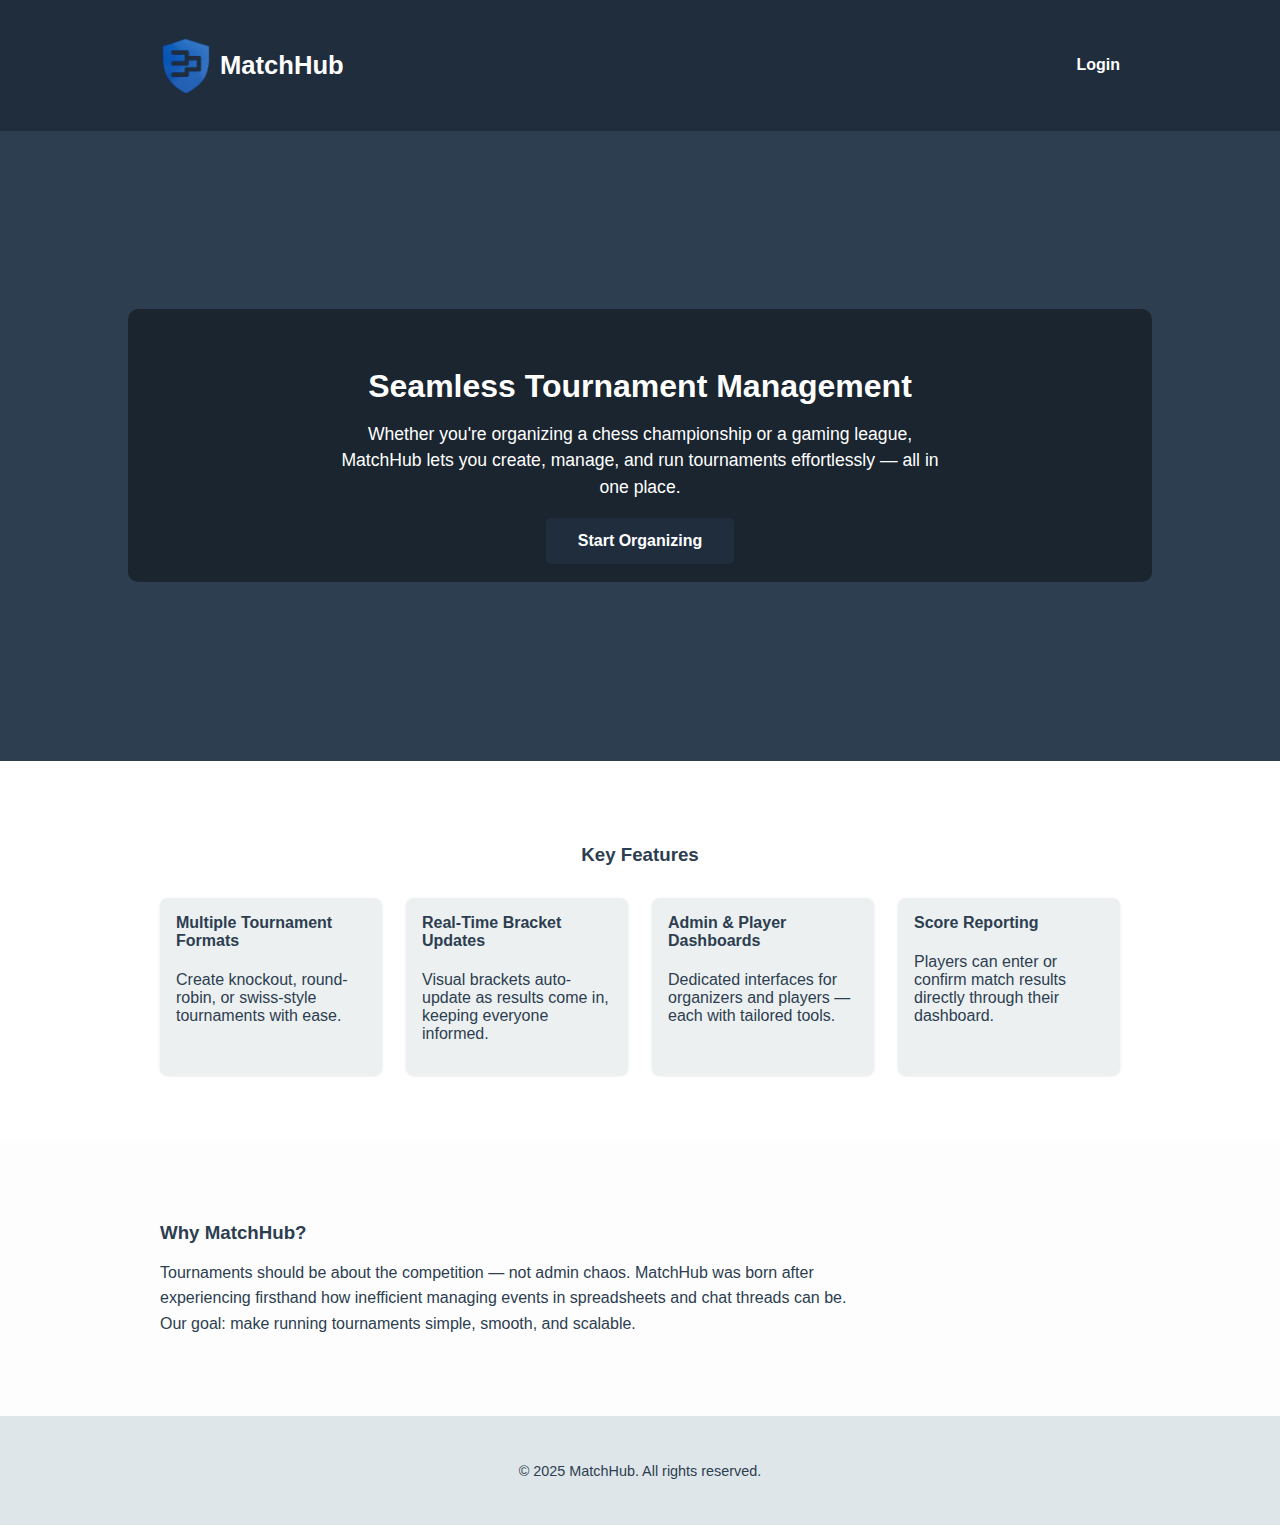
<file: public/index.html>
<!DOCTYPE html>
<html lang="en">
  <head>
    <meta charset="UTF-8" />
    <meta name="viewport" content="width=device-width, initial-scale=1.0" />
    <title>MatchHub</title>
    <link rel="stylesheet" href="./index.css" />
  </head>
  <body>
    <header>
      <div class="container header-flex">
        <div class="branding">
          <img src="./logo.png" alt="MatchHub Logo" class="logo" />
          <h1>MatchHub</h1>
        </div>
        <nav>
          <a href="../src/views/login.html">Login</a>
          <!-- <a href="../src/views/login.html#register">Sign Up</a> -->
        </nav>
      </div>
    </header>

    <main>
      <section class="hero">
        <div id="hero-video"></div>
        <div class="container hero-content">
          <h2>Seamless Tournament Management</h2>
          <p class="hero-subtext">
            Whether you're organizing a chess championship or a gaming league,
            MatchHub lets you create, manage, and run tournaments effortlessly —
            all in one place.
          </p>
          <a class="cta-button" href="../src/views/login.html"
            >Start Organizing</a
          >
        </div>
      </section>

      <script src="./pexels.js"></script>

      <section class="features dark-section">
        <div class="container">
          <h3>Key Features</h3>
          <div class="feature-grid">
            <div class="feature-card">
              <h4>Multiple Tournament Formats</h4>
              <p>
                Create knockout, round-robin, or swiss-style tournaments with
                ease.
              </p>
            </div>
            <div class="feature-card">
              <h4>Real-Time Bracket Updates</h4>
              <p>
                Visual brackets auto-update as results come in, keeping everyone
                informed.
              </p>
            </div>
            <div class="feature-card">
              <h4>Admin & Player Dashboards</h4>
              <p>
                Dedicated interfaces for organizers and players — each with
                tailored tools.
              </p>
            </div>
            <div class="feature-card">
              <h4>Score Reporting</h4>
              <p>
                Players can enter or confirm match results directly through
                their dashboard.
              </p>
            </div>
          </div>
        </div>
      </section>

      <section class="about">
        <div class="container">
          <h3>Why MatchHub?</h3>
          <p>
            Tournaments should be about the competition — not admin chaos.
            MatchHub was born after experiencing firsthand how inefficient
            managing events in spreadsheets and chat threads can be. Our goal:
            make running tournaments simple, smooth, and scalable.
          </p>
        </div>
      </section>
    </main>

    <footer>
      <div class="container">
        <p>© 2025 MatchHub. All rights reserved.</p>
      </div>
    </footer>
  </body>
</html>
</file>
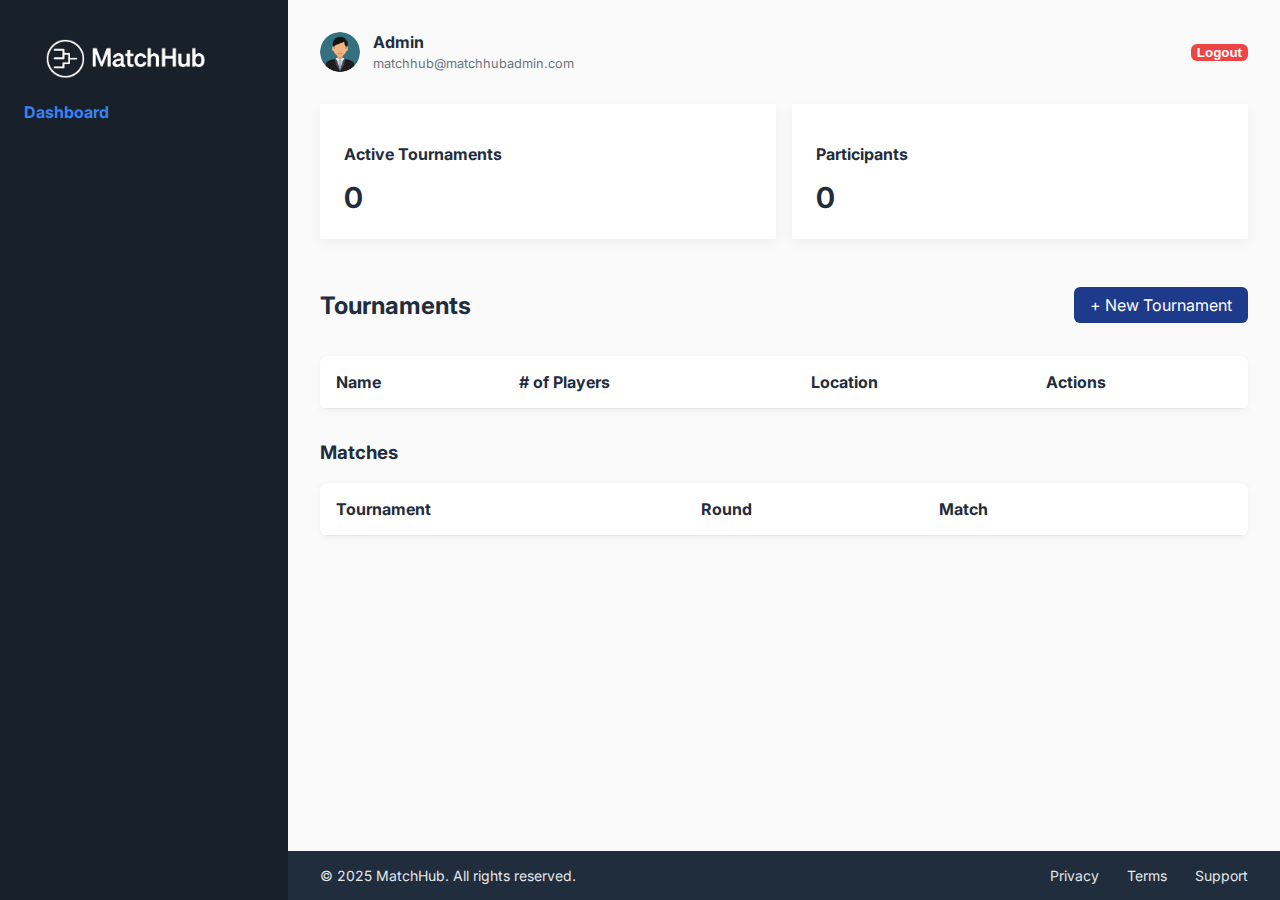
<file: admin/dashboard.html>
<!DOCTYPE html>
<html lang="en">

<head>
  <meta charset="UTF-8" />
  <meta name="viewport" content="width=device-width, initial-scale=1.0" />
  <title>Admin Dashboard - MatchHub</title>
  <link rel="stylesheet" href="admin-css/admin.css" />
  <link href="https://fonts.googleapis.com/css2?family=Inter:wght@400;600&display=swap" rel="stylesheet" />
  <script defer src="../data/data.js"></script>
  <script defer src="../src/js/tournament.js"></script>
  <script defer src="admin.js"></script>
</head>

<body>
  <div class="dashboard">
    <!-- Sidebar -->
    <aside class="sidebar">
      <img class="logo_xs" width="200" height="50" src="../src/views/images/logo_blackxs.png" alt="Logo" />
      <ul>
        <li class="active">Dashboard</li>
      </ul>
    </aside>

    <!-- Main content area -->
    <div class="main-area">
      <main class="main-content">
        <!-- Header -->
        <header>
          <div class="admin-profile">
            <img src="../src/views/images/user-icon.png" alt="Admin Avatar" />
            <div class="admin-info" id="loggedInUser">
              <strong>Admin</strong><br />
              <small>matchhub@matchhubadmin.com</small>
            </div>
          </div>
          <button id="logoutBtn" class="logout-btn" onclick="logout()">Logout</button>
        </header>

        <!-- Stats -->
        <section class="stats">
          <div class="card">
            <h3>Active Tournaments</h3>
            <p id="number-of-active-tournaments">0</p>
          </div>
          <!-- <div class="card"> // We can implement this logic after MVP
            <h3>Upcoming Matches</h3>
            <p>5</p>
          </div> -->
          <div class="card">
            <h3>Participants</h3>
            <p id="number-of-participants">0</p>
          </div>
        </section>

        <!-- Manage Tournaments -->
        <section class="tournaments">
          <div class="section-header">
            <h2>Tournaments</h2>
            <a id="new-tournament-button" href="forms.html" class="btn-primary">+ New Tournament</a>
          </div>
          <table>
            <thead>
              <tr>
                <th>Name</th>
                <th># of Players</th>
                <th>Location</th>
                <th>Actions</th>
              </tr>
            </thead>
            <tbody id="manage-tournaments-table-body">
            </tbody>
          </table>
        </section>

        <!-- Recent Matches -->
        <section class="recent-matches">
          <h3>Matches</h3>
          <table>
            <thead>
              <tr>
                <th>Tournament</th>
                <th>Round</th>
                <th>Match</th>
                <th></th>
              </tr>
            </thead>
            <tbody id="tournament-matches-table-body">
            </tbody>
          </table>
        </section>
      </main>

      <!-- Footer -->
      <footer class="admin-footer">
        <div class="footer-content">
          <span>© 2025 MatchHub. All rights reserved.</span>
          <div class="footer-links">
            <a href="#">Privacy</a>
            <a href="#">Terms</a>
            <a href="#">Support</a>
          </div>
        </div>
      </footer>
    </div>
  </div>
</body>
</file>
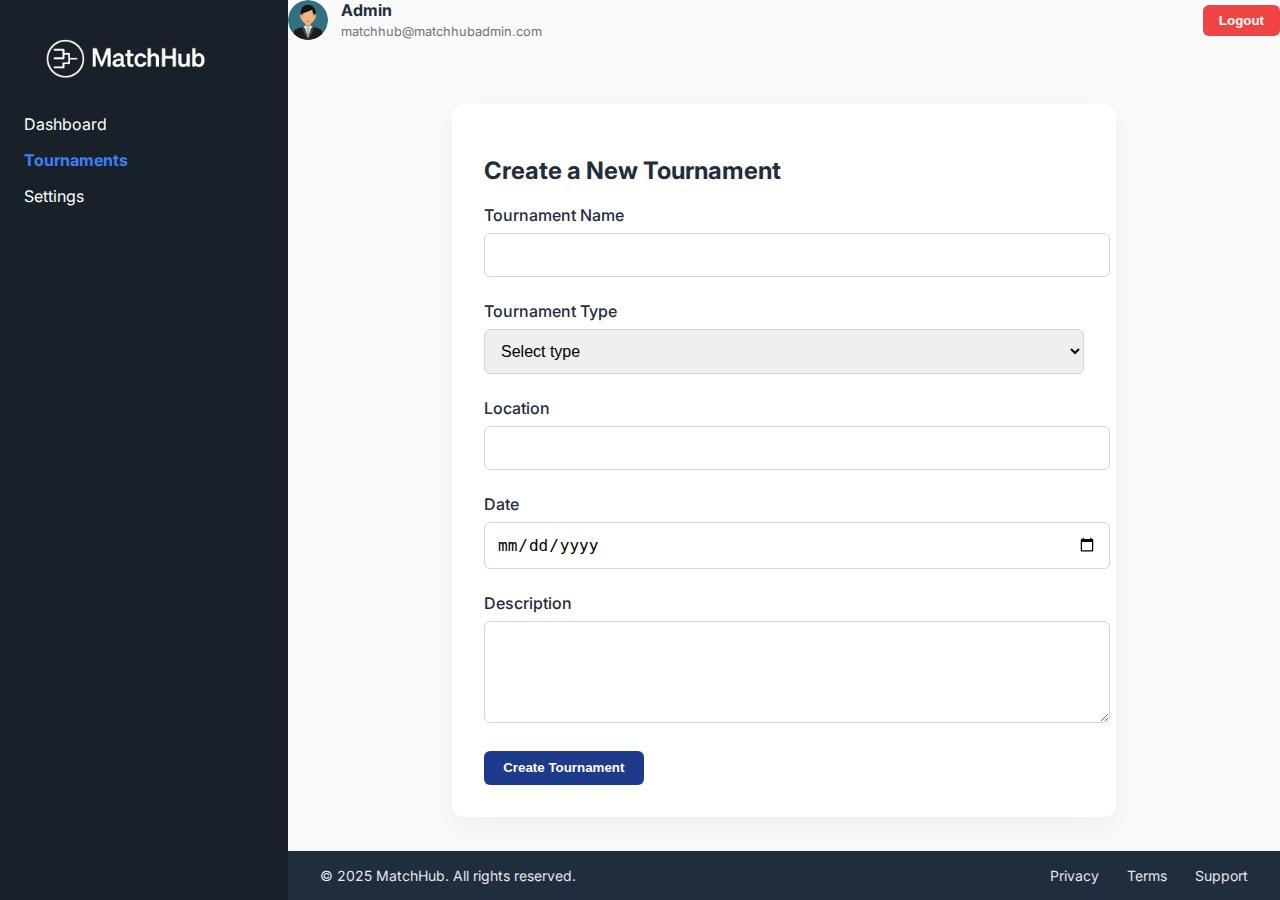
<file: admin/forms.html>
<!DOCTYPE html>
<html lang="en">
<head>
  <meta charset="UTF-8" />
  <meta name="viewport" content="width=device-width, initial-scale=1.0"/>
  <title>Create Tournament - MatchHub</title>
  <link rel="stylesheet" href="../admin/forms.css" />
  <link href="https://fonts.googleapis.com/css2?family=Inter:wght@400;600&display=swap" rel="stylesheet" />
</head>
<body>
  <div class="dashboard">
    <!-- Sidebar -->
    <aside class="sidebar">
      <img id="logoRedirect" class="logoxs" width="200" height="50" src="../src/views/images/logo_blackxs.png" alt="Logo" />
      <ul>
        <li class="nav-item" onclick="location.href='admin.html'">Dashboard</li>
        <li class="nav-item active" onclick="location.href='tournaments.html'">Tournaments</li>
        <li class="nav-item" onclick="location.href='settings.html'">Settings</li>
      </ul>
    </aside>

    <!-- Main Area -->
    <div class="main-area">
      <header>
        <div class="admin-profile">
          <img src="../src/views/images/user-icon.png" alt="Admin Avatar" />
          <div class="admin-info">
            <strong>Admin</strong><br />
            <small>matchhub@matchhubadmin.com</small>
          </div>
        </div>
        <button id="logoutBtn" class="logout-btn">Logout</button>
      </header>

      <main class="main-content">
        <div class="form-wrapper">
          <h2>Create a New Tournament</h2>
          <form id="tournamentForm">
            <div class="form-group">
              <label for="tournamentName">Tournament Name</label>
              <input type="text" id="tournamentName" required />
            </div>

            <div class="form-group">
              <label for="tournamentType">Tournament Type</label>
              <select id="tournamentType" required>
                <option value="">Select type</option>
                <option value="Knockout">Knockout</option>
                <option value="Round Robin">Round Robin</option>
              </select>
            </div>

            <div class="form-group">
              <label for="location">Location</label>
              <input type="text" id="location" required />
            </div>

            <div class="form-group">
              <label for="date">Date</label>
              <input type="date" id="date" required />
            </div>

            <div class="form-group">
              <label for="description">Description</label>
              <textarea id="description" rows="4"></textarea>
            </div>

            <button class="btn-primary" type="submit">Create Tournament</button>
          </form>

          <div id="successMessage" class="success-message" style="display: none;">
            ✅ Tournament successfully created!
          </div>
        </div>
      </main>

      <footer class="admin-footer">
        <div class="footer-content">
          <span>© 2025 MatchHub. All rights reserved.</span>
          <div class="footer-links">
            <a href="#">Privacy</a>
            <a href="#">Terms</a>
            <a href="#">Support</a>
          </div>
        </div>
      </footer>
    </div>
  </div>

  <script src="../admin/forms.js"></script>
</body>
</html>
</file>
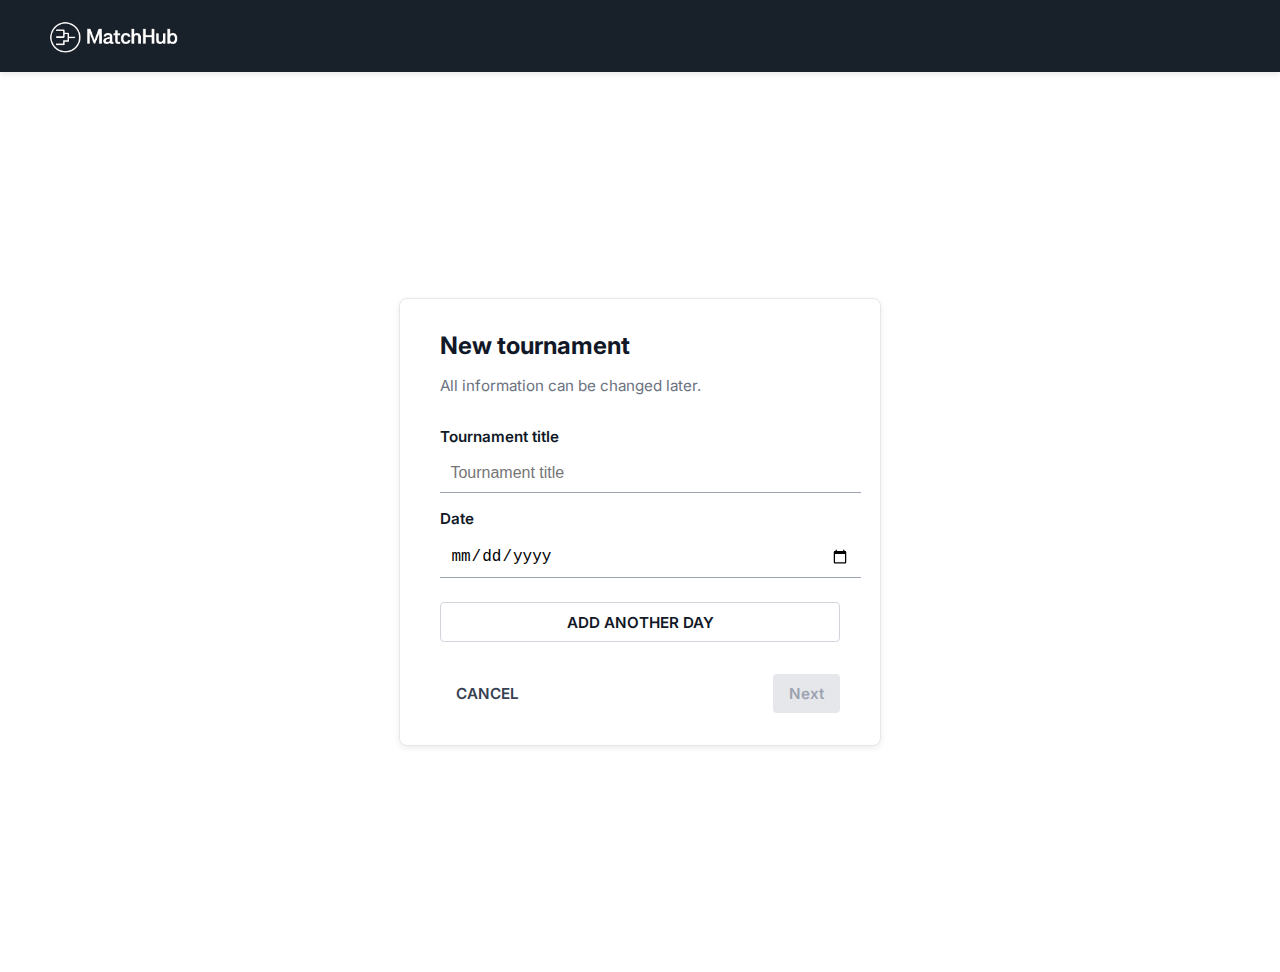
<file: admin/new-tournament.html>
<!DOCTYPE html>
<html lang="en">
<head>
  <meta charset="UTF-8" />
  <meta name="viewport" content="width=device-width, initial-scale=1.0"/>
  <title>New Tournament</title>
  <link rel="stylesheet" href="admin-css/new-tournament.css">
  <link href="https://fonts.googleapis.com/css2?family=Inter:wght@400;600&display=swap" rel="stylesheet">
</head>
<body>
    <header class="form-navbar">
    <div class="navbar-content">
      <img src="../src/views/images/logo_blackxs.png" alt="MatchHub Logo" class="navbar-logo" />
    </div>
  </header>
  <main class="page">
    <div class="form-card">
      <h2>New tournament</h2>
      <p class="subtext">All information can be changed later.</p>
      <form id="tournamentForm">
        <label for="title">Tournament title</label>
        <input type="text" id="title" placeholder="Tournament title" required>

        <label for="date">Date</label>
        <div class="date-wrapper">
          <input type="date" id="date" required>
        </div>

        <button type="button" class="add-day">ADD ANOTHER DAY</button>

        <div class="form-actions">
          <button type="button" class="cancel">CANCEL</button>
          <button type="submit" class="next" disabled>Next</button>
        </div>
      </form>
    </div>
  </main>

  <script>
    const title = document.getElementById('title');
    const date = document.getElementById('date');
    const nextBtn = document.querySelector('.next');

    function checkFields() {
      nextBtn.disabled = !(title.value.trim() && date.value);
    }

    title.addEventListener('input', checkFields);
    date.addEventListener('input', checkFields);
  </script>
</body>
</html>
</file>
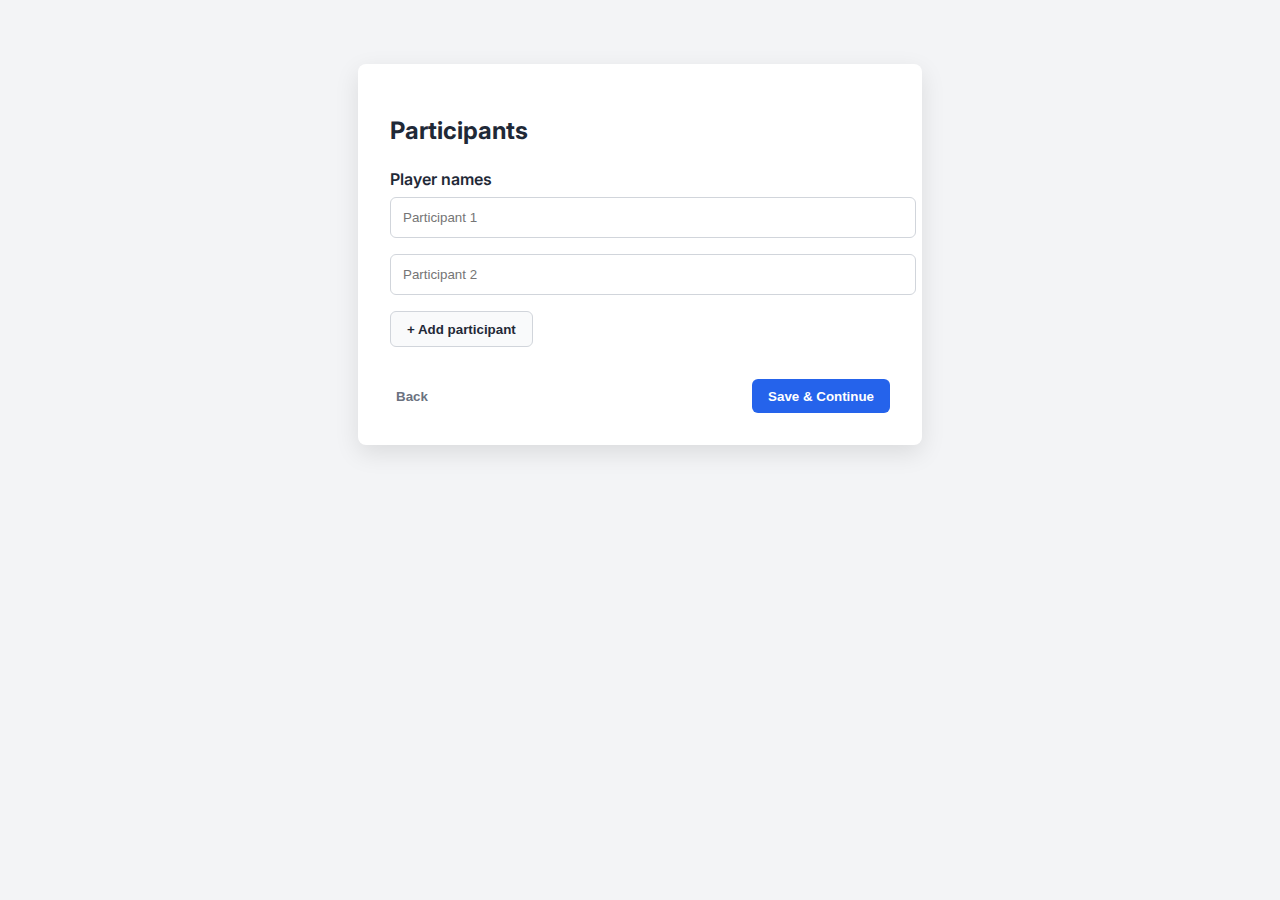
<file: admin/participant.html>
<!DOCTYPE html>
<html lang="en">
<head>
  <meta charset="UTF-8" />
  <meta name="viewport" content="width=device-width, initial-scale=1.0"/>
  <title>Participants</title>
  <link rel="stylesheet" href="admin-css/participant.css" />
  <link href="https://fonts.googleapis.com/css2?family=Inter:wght@400;600&display=swap" rel="stylesheet">
</head>
<body>
  <main class="participants-container">
    <h2>Participants</h2>

    <form>
      <label>Player names</label>
      <div class="participants-list">
        <input type="text" placeholder="Participant 1" />
        <input type="text" placeholder="Participant 2" />
      </div>

      <button type="button" class="add-btn">+ Add participant</button>

      <div class="actions">
        <button type="button" class="back">Back</button>
        <button type="submit" class="save">Save & Continue</button>
      </div>
    </form>
  </main>
</body>
</html>
</file>
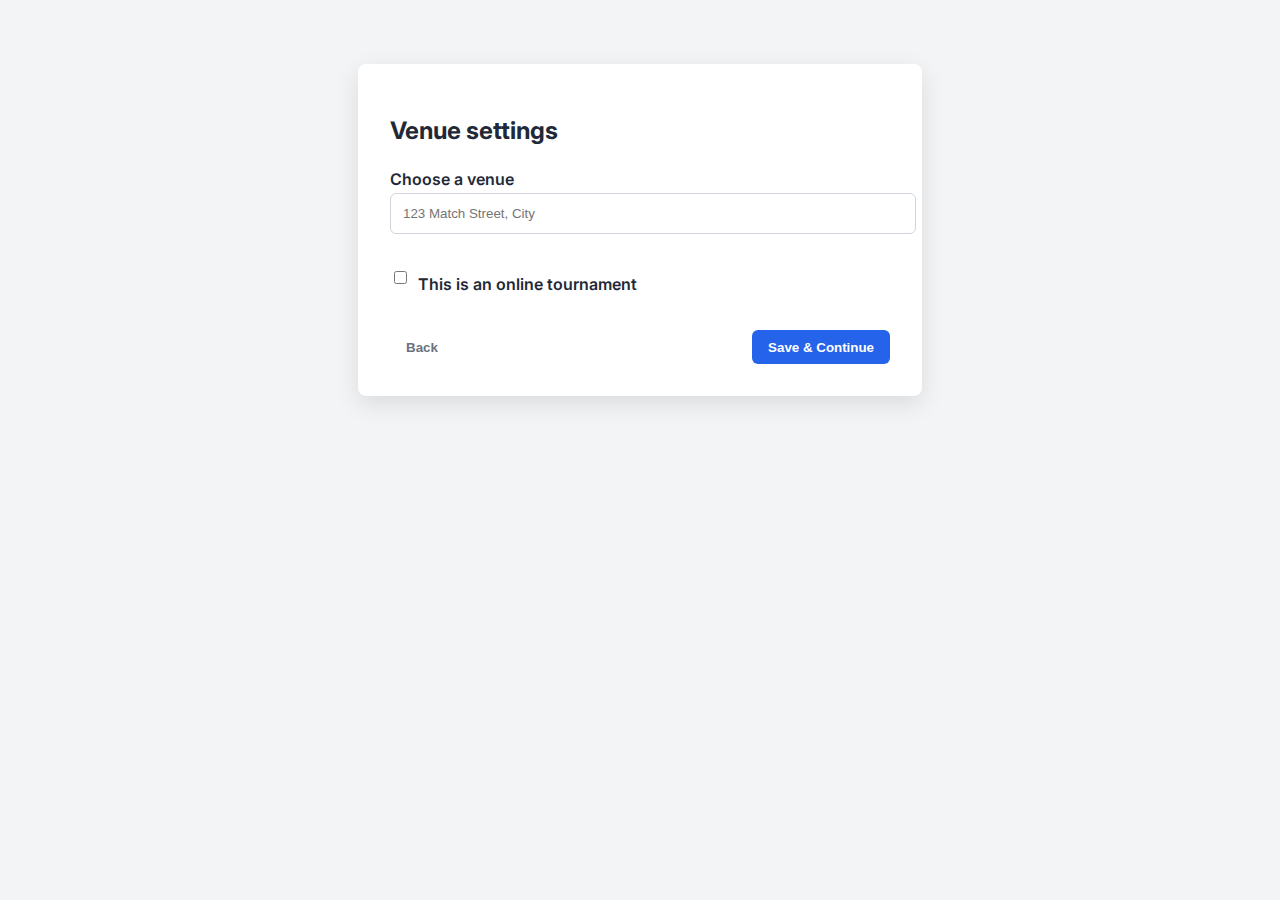
<file: admin/venue.html>
<!DOCTYPE html>
<html lang="en">
<head>
  <meta charset="UTF-8" />
  <meta name="viewport" content="width=device-width, initial-scale=1.0"/>
  <title>Venue Settings</title>
  <link rel="stylesheet" href="admin-css/venue.css" />
  <link href="https://fonts.googleapis.com/css2?family=Inter:wght@400;600&display=swap" rel="stylesheet">
</head>
<body>
  <main class="venue-container">
    <h2>Venue settings</h2>
    
    <form>
      <label for="address">Choose a venue</label>
      <input type="text" id="address" placeholder="123 Match Street, City" />

      <div class="checkbox-group">
        <input type="checkbox" id="online-checkbox" />
        <label for="online-checkbox">This is an online tournament</label>
      </div>

      <div class="actions">
        <button type="button" class="back">Back</button>
        <button type="submit" class="save">Save & Continue</button>
      </div>
    </form>
  </main>
</body>
</html>
</file>
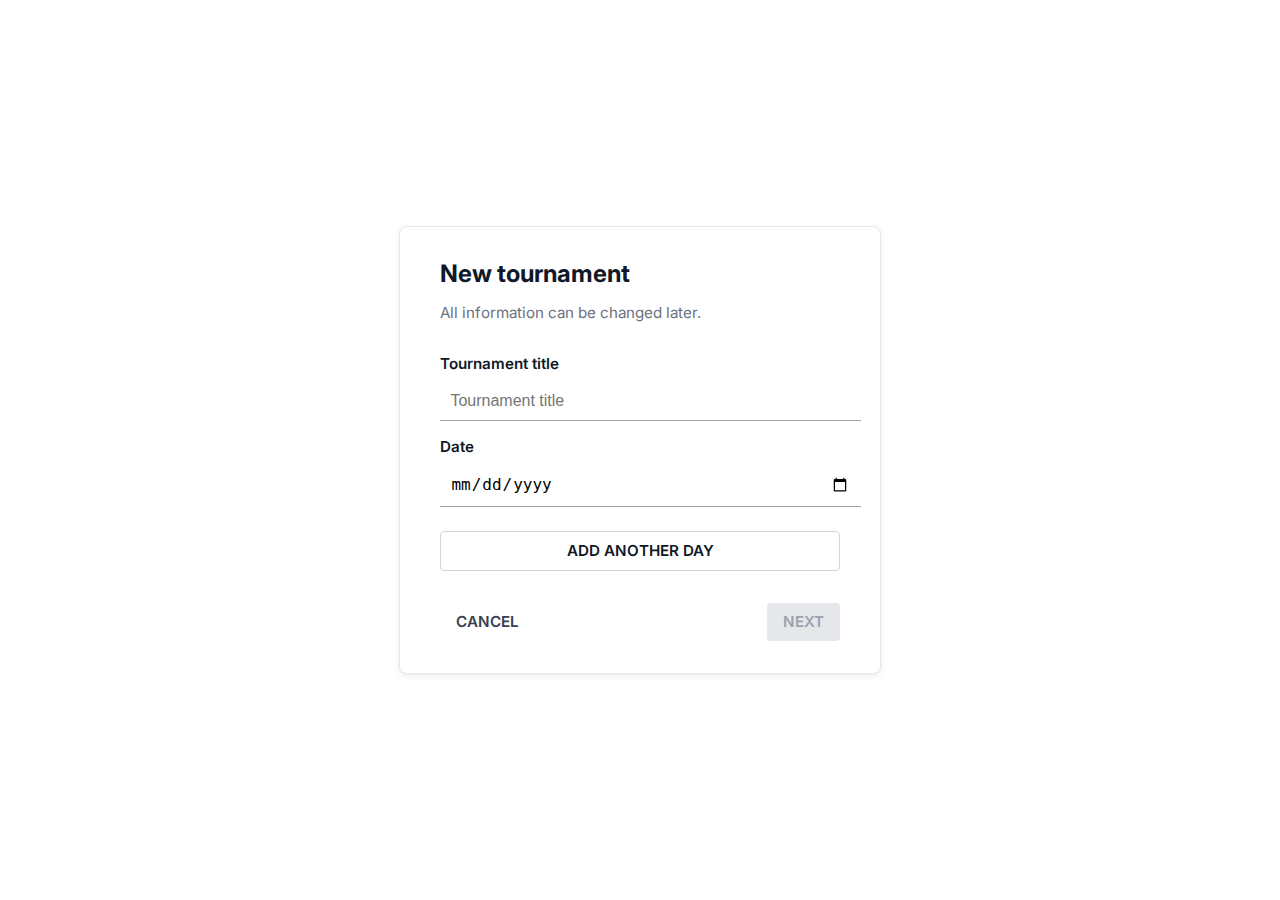
<file: src/views/tournament-create.html>
<!DOCTYPE html>
<html lang="en">
<head>
  <meta charset="UTF-8" />
  <meta name="viewport" content="width=device-width, initial-scale=1.0"/>
  <title>New Tournament</title>
  <link rel="stylesheet" href="../css/tournament-create.css">
  <link href="https://fonts.googleapis.com/css2?family=Inter:wght@400;600&display=swap" rel="stylesheet">
</head>
<body>
  <main class="page">
    <div class="form-card">
      <h2>New tournament</h2>
      <p class="subtext">All information can be changed later.</p>
      <form id="tournamentForm">
        <label for="title">Tournament title</label>
        <input type="text" id="title" placeholder="Tournament title" required>

        <label for="date">Date</label>
        <div class="date-wrapper">
          <input type="date" id="date" required>
        </div>

        <button type="button" class="add-day">ADD ANOTHER DAY</button>

        <div class="form-actions">
          <button type="button" class="cancel">CANCEL</button>
          <button type="submit" class="next" disabled>NEXT</button>
        </div>
      </form>
    </div>
  </main>

  <script>
    const title = document.getElementById('title');
    const date = document.getElementById('date');
    const nextBtn = document.querySelector('.next');

    function checkFields() {
      nextBtn.disabled = !(title.value.trim() && date.value);
    }

    title.addEventListener('input', checkFields);
    date.addEventListener('input', checkFields);
  </script>
</body>
</html>
</file>
<file: public/index.css>
body {
  font-family: "Segoe UI", Tahoma, sans-serif;
  margin: 0;
  background-color: #f4f6f8;
  color: #2c3e50;
}

.container {
  width: 90%;
  max-width: 960px;
  margin: 0 auto;
  padding: 1rem;
}

.header-flex {
  display: flex;
  align-items: center;
  justify-content: space-between;
}

.branding {
  display: flex;
  align-items: center;
}

.logo {
  width: 50px;
  margin-right: 10px;
}

header {
  background-color: #1f2d3d;
  color: white;
  padding: 1.2rem 0;
}

header h1 {
  font-size: 1.6rem;
  margin: 0;
}

nav a {
  color: white;
  margin-left: 1rem;
  text-decoration: none;
  font-weight: bold;
}

.hero {
  position: relative;
  height: 70vh;
  overflow: hidden;
  color: white;
  display: flex;
  align-items: center;
  justify-content: center;
}

#hero-video {
  position: absolute;
  top: 0;
  left: 0;
  width: 100%;
  height: 100%;
  z-index: 1;
  overflow: hidden;
}

.hero-background-video {
  width: 100%;
  height: 100%;
  object-fit: cover;
  position: absolute;
  top: 0;
  left: 0;
}

.hero-background-video {
  opacity: 0;
  transition: opacity 1s ease;
}

.hero-background-video.loaded {
  opacity: 1;
}

.hero-content {
  position: relative;
  z-index: 2;
  text-align: center;
  padding: 2rem;
  background: rgba(0, 0, 0, 0.4); /* optional: for text contrast */
  border-radius: 10px;
}

.hero h2 {
  font-size: 2rem;
  margin-bottom: 1rem;
}

.hero-subtext {
  max-width: 600px;
  margin: 0 auto 2rem;
  font-size: 1.1rem;
  line-height: 1.5;
}

.cta-button {
  background-color: #1f2d3d;
  color: white;
  padding: 0.9rem 2rem;
  border-radius: 5px;
  text-decoration: none;
  font-weight: bold;
  transition: background 0.3s ease;
}

.cta-button:hover {
  background-color: #0e1721;
}

.features {
  padding: 3rem 0;
}

.dark-section {
  background-color: #ffffff;
}

.features h3 {
  text-align: center;
  margin-bottom: 2rem;
}

.feature-grid {
  display: grid;
  grid-template-columns: repeat(auto-fit, minmax(220px, 1fr));
  gap: 1.5rem;
}

.feature-card {
  background-color: #ecf0f1;
  padding: 1rem;
  border-radius: 8px;
  box-shadow: 0 1px 3px rgba(0, 0, 0, 0.1);
}

.feature-card h4 {
  margin-top: 0;
}

.about {
  background-color: #fdfdfd;
  padding: 3rem 0;
}

.about h3 {
  margin-bottom: 1rem;
}

.about p {
  max-width: 700px;
  line-height: 1.6;
  font-size: 1rem;
}

footer {
  background-color: #dfe6e9;
  text-align: center;
  padding: 1rem 0;
  font-size: 0.9rem;
}
</file>
<file: admin/admin-css/admin.css>
html, body {
    height: 100%;
    margin: 0;
    padding: 0;
    font-family: 'Inter', sans-serif;
    background-color: #f9fafb;
    color: #1F2D3D;
}

.dashboard {
    display: flex;
    min-height: 100vh;
}

.sidebar {
    background-color: #182129;
    color: white;
    width: 240px;
    padding: 2rem 1.5rem;
    flex-shrink: 0;
}

.sidebar .logoxs {
    display: block;
    margin-bottom: 2rem;
}

.sidebar ul {
    list-style: none;
    padding: 0;
}

.sidebar li {
    margin: 1rem 0;
    cursor: pointer;
}

.sidebar li.active {
    font-weight: bold;
    color: #3b82f6;
}

.main-area {
    display: flex;
    flex-direction: column;
    justify-content: space-between;
    flex: 1;
    min-height: 100vh;
    background-color: #f9faf9;
}

.main-content {
    flex-grow: 1;
    padding: 2rem;
}

header {
    display: flex;
    justify-content: flex-end;
    align-items: center;
    margin-bottom: 2rem;
}

.admin-profile {
    display: flex;
    align-items: center;
    gap: 0.8rem;
}

.admin-profile img {
    border-radius: 50%;
    width: 40px;
    height: 40px;
}

.admin-info small {
    font-size: 0.8rem;
    color: #6b7280;
}

.logout-btn {
    margin-left: auto;
    background-color: #ef4444;
    color: white;
    border: none;
    padding: 0,5rem 1rem;
    border-radius: 6px;
    cursor: pointer;
    font-weight: 600;
    text-decoration: none;
}

.logout-btn:hover {
    background-color: #dc2626;
}

.stats {
    display: flex;
    gap: 1rem;
    margin-bottom: 2rem;
}

.card {
    background: white;
    padding: 1.5rem;
    box-shadow: 0 4px 12px rgba(0, 0, 0, 0.05);
    flex: 1;
}

.card h3 {
    margin: 0 0 0.5;
    font-size: 1rem;
}

.card p {
    font-size: 1.8rem;
    font-weight: bold;
    margin: 0;
}

.recent-matches,
.tournaments {
    margin-top: 2rem;
}

.section-header {
    display: flex;
    justify-content: space-between;
    align-items: center;
    margin-bottom: 1rem;
}

table {
    width: 100%;
    border-collapse: collapse;
    background: white;
    border-radius: 8px;
    overflow: hidden;
    box-shadow: 0 2px 8px rgba(0, 0, 0, 0.05);
}

th, td{
    padding: 1rem;
    text-align: left;
    border-bottom: 1px solid #e5e7eb;
}

.btn-primary {
    background-color: #1e3a8a;
    color: white;
    padding: 0.5rem 1rem;
    border: none;
    border-radius: 6px;
    cursor: pointer;
    text-decoration: none;
}

.btn-primary:hover {
    background-color: #1d4ed8;
}

.btn-secondary {
    background-color: #e0e7ff;
    color: #1e3a8a;
    padding: 0.4rem 0.8rem;
    border: none;
    border-radius: 6px;
    margin-right: 0.3rem;
    cursor: pointer;
}

.btn-danger {
    background-color: #ef4444;
    color: white;
    padding: 0.4rem 0.8rem;
    border: none;
    border-radius: 6px;
    cursor: pointer;
}

.admin-footer {
    background-color: #1f2d3d;
    color: #e5e7eb;
    padding: 1rem 2rem;
    font-size: 0.875rem;
}
.footer-content {
    display: flex;
    justify-content: space-between;
    align-items: center;
    flex-wrap: wrap;
    max-width: 1200px;
    margin: auto;
}
.footer-links a {
    color: #e5e7eb;
    text-decoration: none;
    margin-left: 1.5rem;
}

.footer-links a:hover {
    color: #60a5fa;
}
.modal {
    position: fixed;
    top: 0; left: 0; right: 0; bottom: 0;
    background-color: rgba(0,0,0,0.6);
    display: flex;
    justify-content: center;
    align-items: center;
    z-index: 1000;
  }
  
  .modal-content {
    background: #fff;
    padding: 2rem;
    width: 400px;
    border-radius: 10px;
    text-align: left;
    position: relative;
  }
  
  .modal-content .close {
    position: absolute;
    top: 10px; right: 15px;
    cursor: pointer;
    font-size: 1.5rem;
  }
</file>
<file: admin/forms.css>
/* forms.css – adapted to match admin.html design */

body {
    margin: 0;
    padding: 0;
    font-family: 'Inter', sans-serif;
    background-color: #f9fafb;
    color: #1f2d3d;
}

.dashboard {
    display: flex;
    min-height: 100vh;
}

.sidebar {
    background-color: #182129;
    color: white;
    width: 240px;
    padding: 2rem 1.5rem;
    flex-shrink: 0;
}

.sidebar .logoxs {
    display: block;
    margin-bottom: 2rem;
}

.sidebar ul {
    list-style: none;
    padding: 0;
}

.sidebar li {
    margin: 1rem 0;
    cursor: pointer;
}

.sidebar li.active {
    font-weight: bold;
    color: #3b82f6;
}

.main-area {
    display: flex;
    flex-direction: column;
    justify-content: space-between;
    flex: 1;
    min-height: 100vh;
    background-color: #f9faf9;
}

.main-content {
    flex-grow: 1;
    padding: 2rem;
}

header {
    display: flex;
    justify-content: flex-end;
    align-items: center;
    margin-bottom: 2rem;
}

.admin-profile {
    display: flex;
    align-items: center;
    gap: 0.8rem;
}

.admin-profile img {
    border-radius: 50%;
    width: 40px;
    height: 40px;
}

.admin-info small {
    font-size: 0.8rem;
    color: #6b7280;
}

.logout-btn {
    margin-left: auto;
    background-color: #ef4444;
    color: white;
    border: none;
    padding: 0.5rem 1rem;
    border-radius: 6px;
    cursor: pointer;
    font-weight: 600;
}

.logout-btn:hover {
    background-color: #dc2626;
}

.form-wrapper {
    max-width: 600px;
    margin: 0 auto;
    padding: 2rem;
    background-color: white;
    border-radius: 12px;
    box-shadow: 0 10px 30px rgba(0, 0, 0, 0.05);
}

.form-group {
    margin-bottom: 1.5rem;
}

label {
    display: block;
    margin-bottom: 0.5rem;
    font-weight: 500;
}

input[type="text"],
input[type="date"],
select,
textarea {
    width: 100%;
    padding: 0.75rem;
    border: 1px solid #d1d5db;
    border-radius: 6px;
    font-size: 1rem;
}

textarea {
    resize: vertical;
}

.btn-primary {
    background-color: #1e3a8a;
    color: white;
    padding: 0.6rem 1.2rem;
    border: none;
    border-radius: 6px;
    cursor: pointer;
    font-weight: 600;
}

.btn-primary:hover {
    background-color: #1d4ed8;
}

.success-message {
    margin-top: 1.5rem;
    padding: 1rem;
    background-color: #e0ffe0;
    color: #065f46;
    border: 1px solid #a7f3d0;
    border-radius: 6px;
    font-weight: 500;
    text-align: center;
}

.admin-footer {
    background-color: #1f2d3d;
    color: #e5e7eb;
    padding: 1rem 2rem;
    font-size: 0.875rem;
}

.footer-content {
    display: flex;
    justify-content: space-between;
    align-items: center;
    flex-wrap: wrap;
    max-width: 1200px;
    margin: auto;
}

.footer-links a {
    color: #e5e7eb;
    text-decoration: none;
    margin-left: 1.5rem;
}

.footer-links a:hover {
    color: #60a5fa;
}
</file>
<file: admin/admin-css/new-tournament.css>
body {
    margin: 0;
    background: #ffffff;
    font-family: 'Inter', sans-serif;
    color: #111827;
}

.form-navbar {
    background-color: #182129;
    color: white;
    padding: 1rem 2rem;
    display: flex;
    align-items: center;
    justify-content: space-between;
    box-shadow: 0 2px 6px rgba(0, 0, 0, 0.1);
}

.navbar-content {
    display: flex;
    align-items: center;
    gap: 1rem;
}

.navbar-logo {
    height: 40px;
    width: auto;
}

.navbar-title {
    font-size: 1.5rem;
    font-weight: 600;
    margin: 0;
}

.page {
    display: flex;
    justify-content: center;
    align-items: center;
    min-height: 100vh;
}

.form-card {
    background: #fff;
    border: 1px solid #e5e7eb;
    border-radius: 8px;
    box-shadow: 0 2px 6px rgba(0, 0, 0, 0.08);
    padding: 2rem 2.5rem;
    max-width: 400px;
    width: 100%;
}

h2 {
    margin: 0 0 0.25rem;
    font-size: 1.5rem;
    font-weight: 700;
}

.subtext {
    font-size: 0.95rem;
    color: #6b7280;
    margin-bottom: 2rem;
}

label {
    font-weight: 600;
    margin-bottom: 0.5rem;
    display: block;
    font-size: 0.95rem;
}

input[type="text"],
input[type="date"] {
    width: 100%;
    padding: 0.65rem;
    margin-bottom: 1rem;
    font-size: 1rem;
    border: none;
    border-bottom: 1px solid #9ca3af;
    outline: none;
    background: transparent;
}

.date-wrapper {
    position: relative;
}


button {
    font-family: inherit;
    font-weight: 600;
    font-size: 0.95rem;
    padding: 0.6rem 1rem;
    border-radius: 4px;
    border: none;
    cursor: pointer;
}

button.add-day {
    background: #fff;
    border: 1px solid #d1d5db;
    color: #111827;
    margin-top: 0.5rem;
    margin-bottom: 2rem;
    width: 100%;
}

.form-actions {
    display: flex;
    justify-content: space-between;
}

button.cancel {
    background: transparent;
    color: #374151;
}

button.next {
    background: #e5e7eb;
    color: #9ca3af;
}

button.next:enabled {
    background: #2563eb;
    color: #fff;
}
</file>
<file: admin/admin-css/participant.css>
body {
  margin: 0;
  font-family: 'Inter', sans-serif;
  background: #f3f4f6;
  color: #1f2937;
}

.participants-container {
  max-width: 500px;
  margin: 4rem auto;
  background: white;
  padding: 2rem;
  border-radius: 8px;
  box-shadow: 0 8px 24px rgba(0,0,0,0.1);
}

h2 {
  margin-bottom: 1.5rem;
}

label {
  font-weight: 600;
  display: block;
  margin-bottom: 0.5rem;
}

.participants-list input[type="text"] {
  width: 100%;
  padding: 0.75rem;
  border-radius: 6px;
  border: 1px solid #d1d5db;
  margin-bottom: 1rem;
}

.add-btn {
  background: #f9fafb;
  border: 1px solid #d1d5db;
  color: #1f2937;
  font-weight: 600;
  padding: 0.6rem 1rem;
  border-radius: 6px;
  margin-bottom: 2rem;
  cursor: pointer;
}

.actions {
  display: flex;
  justify-content: space-between;
}

.back {
  background: transparent;
  color: #6b7280;
  font-weight: 600;
  border: none;
  cursor: pointer;
}

.save {
  background: #2563eb;
  color: white;
  font-weight: 600;
  padding: 0.6rem 1rem;
  border: none;
  border-radius: 6px;
  cursor: pointer;
}
</file>
<file: admin/admin-css/venue.css>
body {
  margin: 0;
  font-family: 'Inter', sans-serif;
  background: #f3f4f6;
  color: #1f2937;
}

.form-navbar {
    background-color: #182129;
    color: white;
    padding: 1rem 2rem;
    display: flex;
    align-items: center;
    justify-content: space-between;
    box-shadow: 0 2px 6px rgba(0, 0, 0, 0.1);
}

.navbar-content {
    display: flex;
    align-items: center;
    gap: 1rem;
}

.navbar-logo {
    height: 40px;
    width: auto;
}

.navbar-title {
    font-size: 1.5rem;
    font-weight: 600;
    margin: 0;
}

.venue-container {
  max-width: 500px;
  margin: 4rem auto;
  background: white;
  padding: 2rem;
  border-radius: 8px;
  box-shadow: 0 8px 24px rgba(0,0,0,0.1);
}

h2 {
  margin-bottom: 1.5rem;
}

label {
  font-weight: 600;
  display: block;
  margin-top: 1rem;
  margin-bottom: 0.25rem;
}

input[type="text"] {
  width: 100%;
  padding: 0.75rem;
  border-radius: 6px;
  border: 1px solid #d1d5db;
  margin-bottom: 1rem;
}

.checkbox-group {
  display: flex;
  align-items: center;
  margin-top: 0.5rem;
  gap: 0.5rem;
}

.actions {
  display: flex;
  justify-content: space-between;
  margin-top: 2rem;
}

button {
  font-weight: 600;
  padding: 0.6rem 1rem;
  border-radius: 6px;
  border: none;
  cursor: pointer;
}

.back {
  background: transparent;
  color: #6b7280;
}

.save {
  background: #2563eb;
  color: white;
}
</file>
<file: src/css/tournament-create.css>
body {
    margin: 0;
    background: #ffffff;
    font-family: 'Inter', sans-serif;
    color: #111827;
}

.page {
    display: flex;
    justify-content: center;
    align-items: center;
    min-height: 100vh;
}

.form-card {
    background: #fff;
    border: 1px solid #e5e7eb;
    border-radius: 8px;
    box-shadow: 0 2px 6px rgba(0, 0, 0, 0.08);
    padding: 2rem 2.5rem;
    max-width: 400px;
    width: 100%;
}

h2 {
    margin: 0 0 0.25rem;
    font-size: 1.5rem;
    font-weight: 700;
}

.subtext {
    font-size: 0.95rem;
    color: #6b7280;
    margin-bottom: 2rem;
}

label {
    font-weight: 600;
    margin-bottom: 0.5rem;
    display: block;
    font-size: 0.95rem;
}

input[type="text"],
input[type="date"] {
    width: 100%;
    padding: 0.65rem;
    margin-bottom: 1rem;
    font-size: 1rem;
    border: none;
    border-bottom: 1px solid #9ca3af;
    outline: none;
    background: transparent;
}

.date-wrapper {
    position: relative;
}


button {
    font-family: inherit;
    font-weight: 600;
    font-size: 0.95rem;
    padding: 0.6rem 1rem;
    border-radius: 4px;
    border: none;
    cursor: pointer;
}

button.add-day {
    background: #fff;
    border: 1px solid #d1d5db;
    color: #111827;
    margin-top: 0.5rem;
    margin-bottom: 2rem;
    width: 100%;
}

.form-actions {
    display: flex;
    justify-content: space-between;
}

button.cancel {
    background: transparent;
    color: #374151;
}

button.next {
    background: #e5e7eb;
    color: #9ca3af;
}

button.next:enabled {
    background: #2563eb;
    color: #fff;
}
</file>
